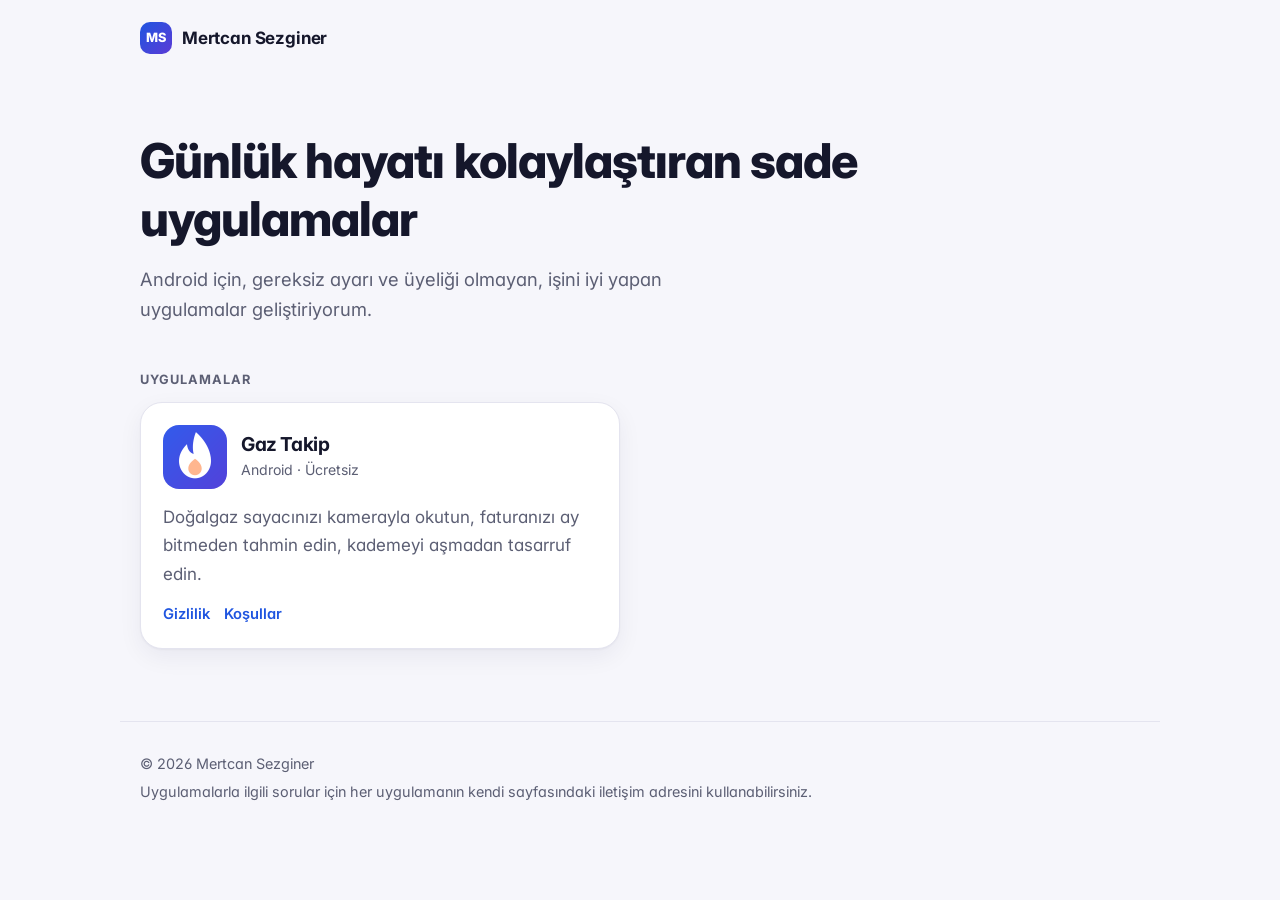
<file: index.html>
<!doctype html>
<html lang="tr">
<head>
<meta charset="utf-8">
<meta name="viewport" content="width=device-width, initial-scale=1">
<title>Mertcan Sezginer · Uygulamalar</title>
<meta name="description" content="Mertcan Sezginer'in Android uygulamaları. Her uygulamanın tanıtımı, gizlilik politikası ve kullanım koşulları.">
<link rel="icon" href="/assets/simge.png">
<link rel="preload" href="/assets/inter.woff2" as="font" type="font/woff2" crossorigin>
<link rel="stylesheet" href="/assets/style.css">
</head>
<body>
<header class="wrap top">
  <a class="brand" href="/"><span class="monogram" aria-hidden="true">MS</span><span class="name">Mertcan Sezginer</span></a>
</header>

<main class="wrap">
  <section class="intro">
    <h1>Günlük hayatı kolaylaştıran sade uygulamalar</h1>
    <p class="lead">Android için, gereksiz ayarı ve üyeliği olmayan, işini iyi yapan uygulamalar geliştiriyorum.</p>
  </section>

  <p class="eyebrow">Uygulamalar</p>
  <!-- One .app-card per application; its pages live under /<app>/. -->
  <div class="apps">
    <article class="app-card">
      <div class="head">
        <img src="/assets/simge.png" alt="">
        <div>
          <h3><a href="/gaztakip/">Gaz Takip</a></h3>
          <p class="kind">Android · Ücretsiz</p>
        </div>
      </div>
      <p class="what">Doğalgaz sayacınızı kamerayla okutun, faturanızı ay bitmeden tahmin edin, kademeyi aşmadan tasarruf edin.</p>
      <div class="more">
        <a href="/gaztakip/gizlilik/">Gizlilik</a>
        <a href="/gaztakip/kosullar/">Koşullar</a>
      </div>
    </article>
  </div>
</main>

<footer class="wrap">
  <p>© 2026 Mertcan Sezginer</p>
  <p>Uygulamalarla ilgili sorular için her uygulamanın kendi sayfasındaki iletişim adresini kullanabilirsiniz.</p>
</footer>
</body>
</html>
</file>
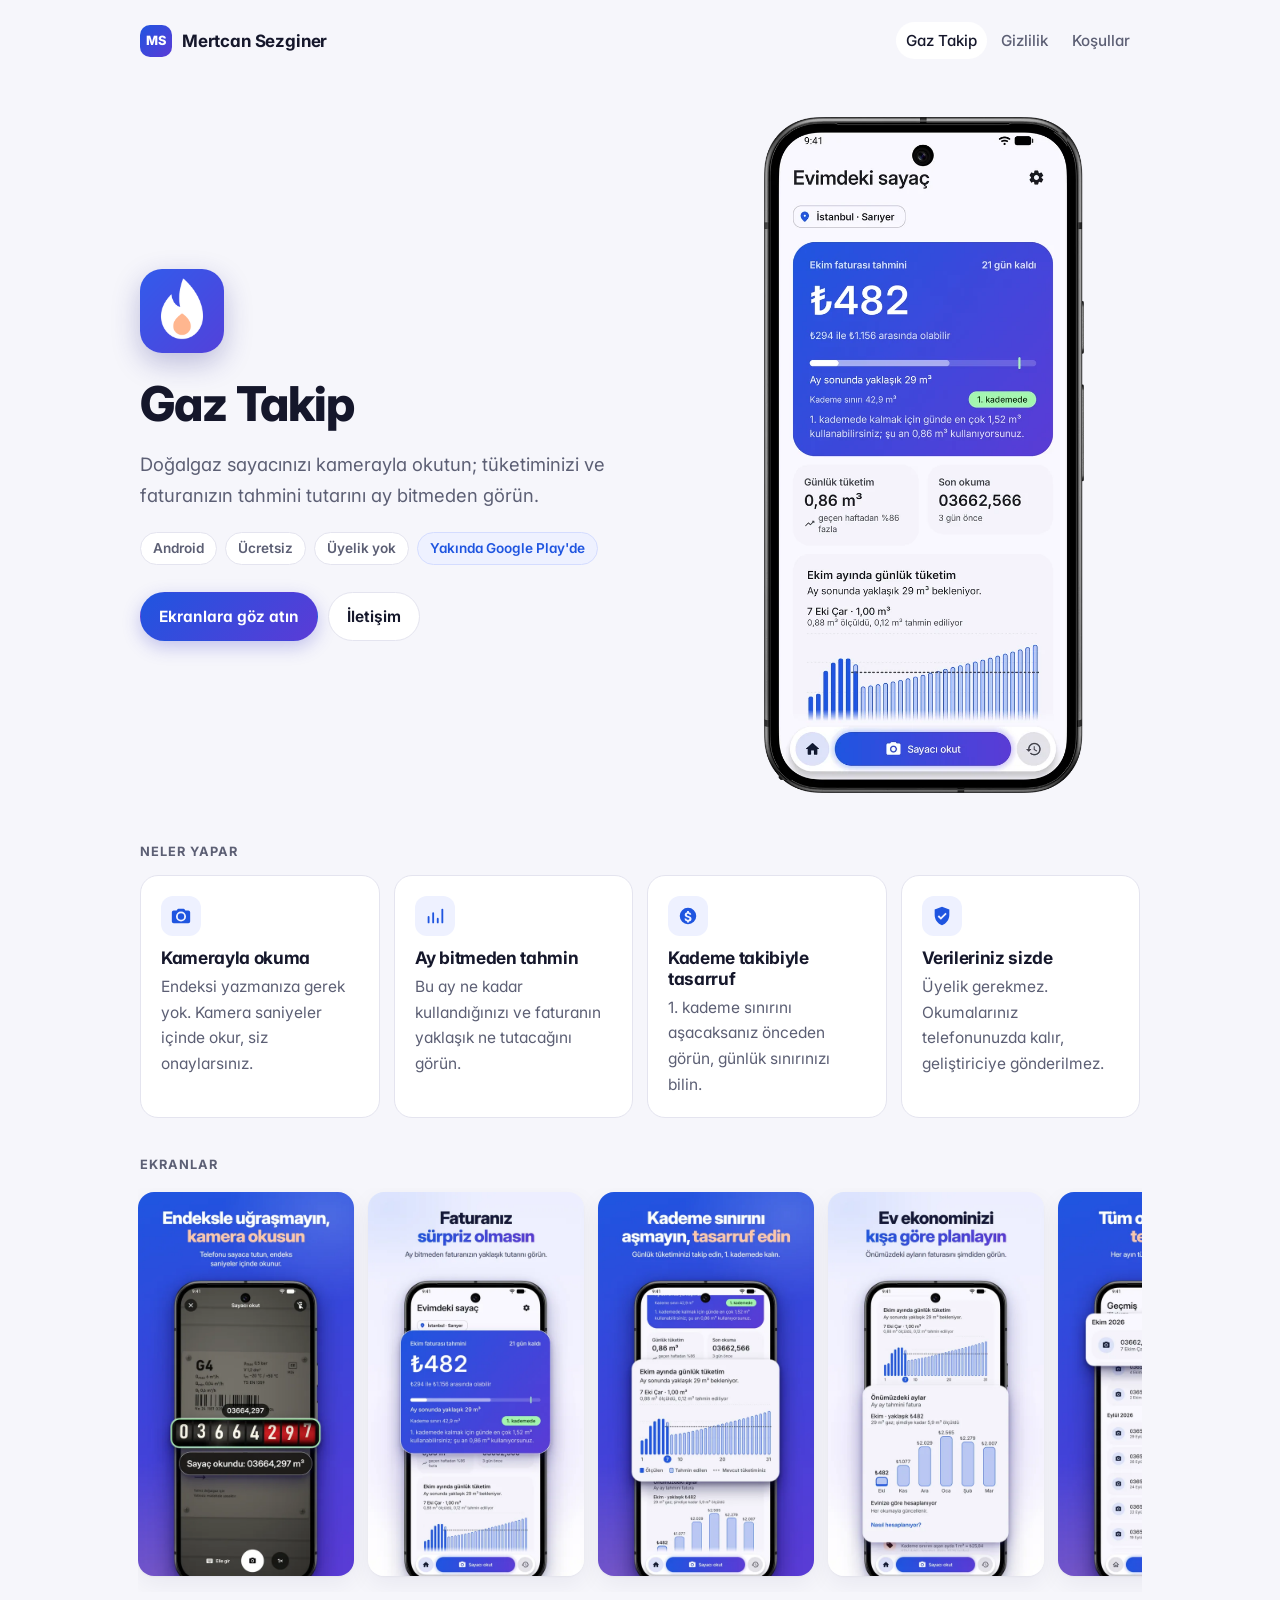
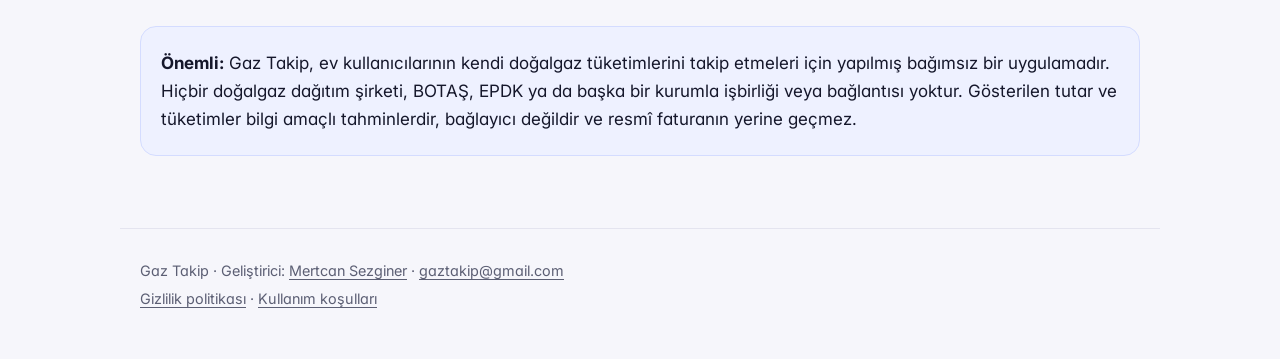
<file: gaztakip/index.html>
<!doctype html>
<html lang="tr">
<head>
<meta charset="utf-8">
<meta name="viewport" content="width=device-width, initial-scale=1">
<title>Gaz Takip · Doğalgaz faturanızı önceden görün</title>
<meta name="description" content="Gaz Takip: doğalgaz sayacınızı kamerayla okutun, tüketiminizi ve tahmini faturanızı ay bitmeden görün, kademeyi aşmadan tasarruf edin.">
<link rel="icon" href="/assets/simge.png">
<link rel="preload" href="/assets/inter.woff2" as="font" type="font/woff2" crossorigin>
<link rel="stylesheet" href="/assets/style.css">
<script src="/assets/eposta.js" defer></script>
</head>
<body>
<header class="wrap top">
  <a class="brand" href="/"><span class="monogram" aria-hidden="true">MS</span><span class="name">Mertcan Sezginer</span></a>
  <nav class="nav" aria-label="Gaz Takip">
    <a href="/gaztakip/" aria-current="page">Gaz Takip</a>
    <a href="/gaztakip/gizlilik/">Gizlilik</a>
    <a href="/gaztakip/kosullar/">Koşullar</a>
  </nav>
</header>

<main class="wrap">
  <section class="hero">
    <div>
      <img class="icon" src="/assets/simge.png" alt="Gaz Takip simgesi">
      <h1>Gaz Takip</h1>
      <p class="lead">Doğalgaz sayacınızı kamerayla okutun; tüketiminizi ve faturanızın tahmini tutarını ay bitmeden görün.</p>
      <!-- At launch, swap "Yakında Google Play'de" for the Play link (docs/store/yayin-kontrol-listesi.md). -->
      <ul class="pills">
        <li>Android</li>
        <li>Ücretsiz</li>
        <li>Üyelik yok</li>
        <li class="soon">Yakında Google Play'de</li>
      </ul>
      <div class="buttons">
        <a class="button primary" href="#ekranlar">Ekranlara göz atın</a>
        <a class="button eposta" data-k="pikatzag" data-a="moc.liamg" data-label="1">İletişim</a>
      </div>
    </div>
    <img class="phone" src="/assets/gaztakip/telefon.webp" width="600" height="1268"
         alt="Gaz Takip ana sayfası: Ekim faturası tahmini, kademe durumu ve günlük tüketim">
  </section>

  <p class="eyebrow">Neler yapar</p>
  <div class="features">
    <div class="feature">
      <div class="symbol"><svg viewBox="0 0 24 24" fill="currentColor" aria-hidden="true"><path d="M12 9a3.5 3.5 0 1 0 0 7 3.5 3.5 0 0 0 0-7Zm8-3h-3.2l-1.2-1.6A1 1 0 0 0 14.8 4H9.2a1 1 0 0 0-.8.4L7.2 6H4a2 2 0 0 0-2 2v10a2 2 0 0 0 2 2h16a2 2 0 0 0 2-2V8a2 2 0 0 0-2-2Zm-8 12a5.5 5.5 0 1 1 0-11 5.5 5.5 0 0 1 0 11Z"/></svg></div>
      <h3>Kamerayla okuma</h3>
      <p>Endeksi yazmanıza gerek yok. Kamera saniyeler içinde okur, siz onaylarsınız.</p>
    </div>
    <div class="feature">
      <div class="symbol"><svg viewBox="0 0 24 24" fill="currentColor" aria-hidden="true"><path d="M5 20a1 1 0 0 1-1-1v-6a1 1 0 1 1 2 0v6a1 1 0 0 1-1 1Zm5 0a1 1 0 0 1-1-1V9a1 1 0 1 1 2 0v10a1 1 0 0 1-1 1Zm5 0a1 1 0 0 1-1-1v-4a1 1 0 1 1 2 0v4a1 1 0 0 1-1 1Zm5 0a1 1 0 0 1-1-1V5a1 1 0 1 1 2 0v14a1 1 0 0 1-1 1Z"/></svg></div>
      <h3>Ay bitmeden tahmin</h3>
      <p>Bu ay ne kadar kullandığınızı ve faturanın yaklaşık ne tutacağını görün.</p>
    </div>
    <div class="feature">
      <div class="symbol"><svg viewBox="0 0 24 24" fill="currentColor" aria-hidden="true"><path d="M12 3a9 9 0 1 0 9 9 9 9 0 0 0-9-9Zm1 14.9V19h-2v-1.1a3.5 3.5 0 0 1-2.9-3.2h2a1.6 1.6 0 0 0 1.8 1.4c1 0 1.6-.5 1.6-1.2s-.6-1-2-1.4c-1.9-.5-3.1-1.2-3.1-2.9a2.9 2.9 0 0 1 2.6-2.8V6.6h2v1.2a3.1 3.1 0 0 1 2.6 2.9h-2a1.3 1.3 0 0 0-1.5-1.1c-.9 0-1.4.4-1.4 1s.6.9 1.9 1.3c2 .5 3.2 1.3 3.2 3a3 3 0 0 1-2.8 3Z"/></svg></div>
      <h3>Kademe takibiyle tasarruf</h3>
      <p>1. kademe sınırını aşacaksanız önceden görün, günlük sınırınızı bilin.</p>
    </div>
    <div class="feature">
      <div class="symbol"><svg viewBox="0 0 24 24" fill="currentColor" aria-hidden="true"><path d="M12 2 4 5v6c0 5 3.4 9.7 8 11 4.6-1.3 8-6 8-11V5l-8-3Zm-1.2 14.2-3.5-3.5 1.4-1.4 2.1 2.1 4.9-4.9 1.4 1.4-6.3 6.3Z"/></svg></div>
      <h3>Verileriniz sizde</h3>
      <p>Üyelik gerekmez. Okumalarınız telefonunuzda kalır, geliştiriciye gönderilmez.</p>
    </div>
  </div>

  <p class="eyebrow" id="ekranlar">Ekranlar</p>
  <div class="shots" tabindex="0" aria-label="Gaz Takip ekran görüntüleri">
    <img src="/assets/gaztakip/ekran-1.webp" width="540" height="960" loading="lazy" alt="Kamera sayacın endeksini okuyor">
    <img src="/assets/gaztakip/ekran-2.webp" width="540" height="960" loading="lazy" alt="Ay bitmeden fatura tahmini">
    <img src="/assets/gaztakip/ekran-3.webp" width="540" height="960" loading="lazy" alt="Gün gün tüketim ve kademe sınırı">
    <img src="/assets/gaztakip/ekran-4.webp" width="540" height="960" loading="lazy" alt="Önümüzdeki ayların tahmini faturası">
    <img src="/assets/gaztakip/ekran-5.webp" width="540" height="960" loading="lazy" alt="Bütün okumalar ve her ayın tüketimi">
    <img src="/assets/gaztakip/ekran-6.webp" width="540" height="960" loading="lazy" alt="Üyeliksiz başlangıç ekranı">
  </div>

  <div class="note">
    <p><strong>Önemli:</strong> Gaz Takip, ev kullanıcılarının kendi doğalgaz tüketimlerini takip etmeleri için
    yapılmış bağımsız bir uygulamadır. Hiçbir doğalgaz dağıtım şirketi, BOTAŞ, EPDK ya da başka bir kurumla
    işbirliği veya bağlantısı yoktur. Gösterilen tutar ve tüketimler bilgi amaçlı tahminlerdir, bağlayıcı
    değildir ve resmî faturanın yerine geçmez.</p>
  </div>
</main>

<footer class="wrap">
  <p>Gaz Takip · Geliştirici: <a href="/">Mertcan Sezginer</a> · <a class="eposta" data-k="pikatzag" data-a="moc.liamg">gaztakip [at] gmail.com</a></p>
  <p><a href="/gaztakip/gizlilik/">Gizlilik politikası</a> · <a href="/gaztakip/kosullar/">Kullanım koşulları</a></p>
</footer>
</body>
</html>
</file>
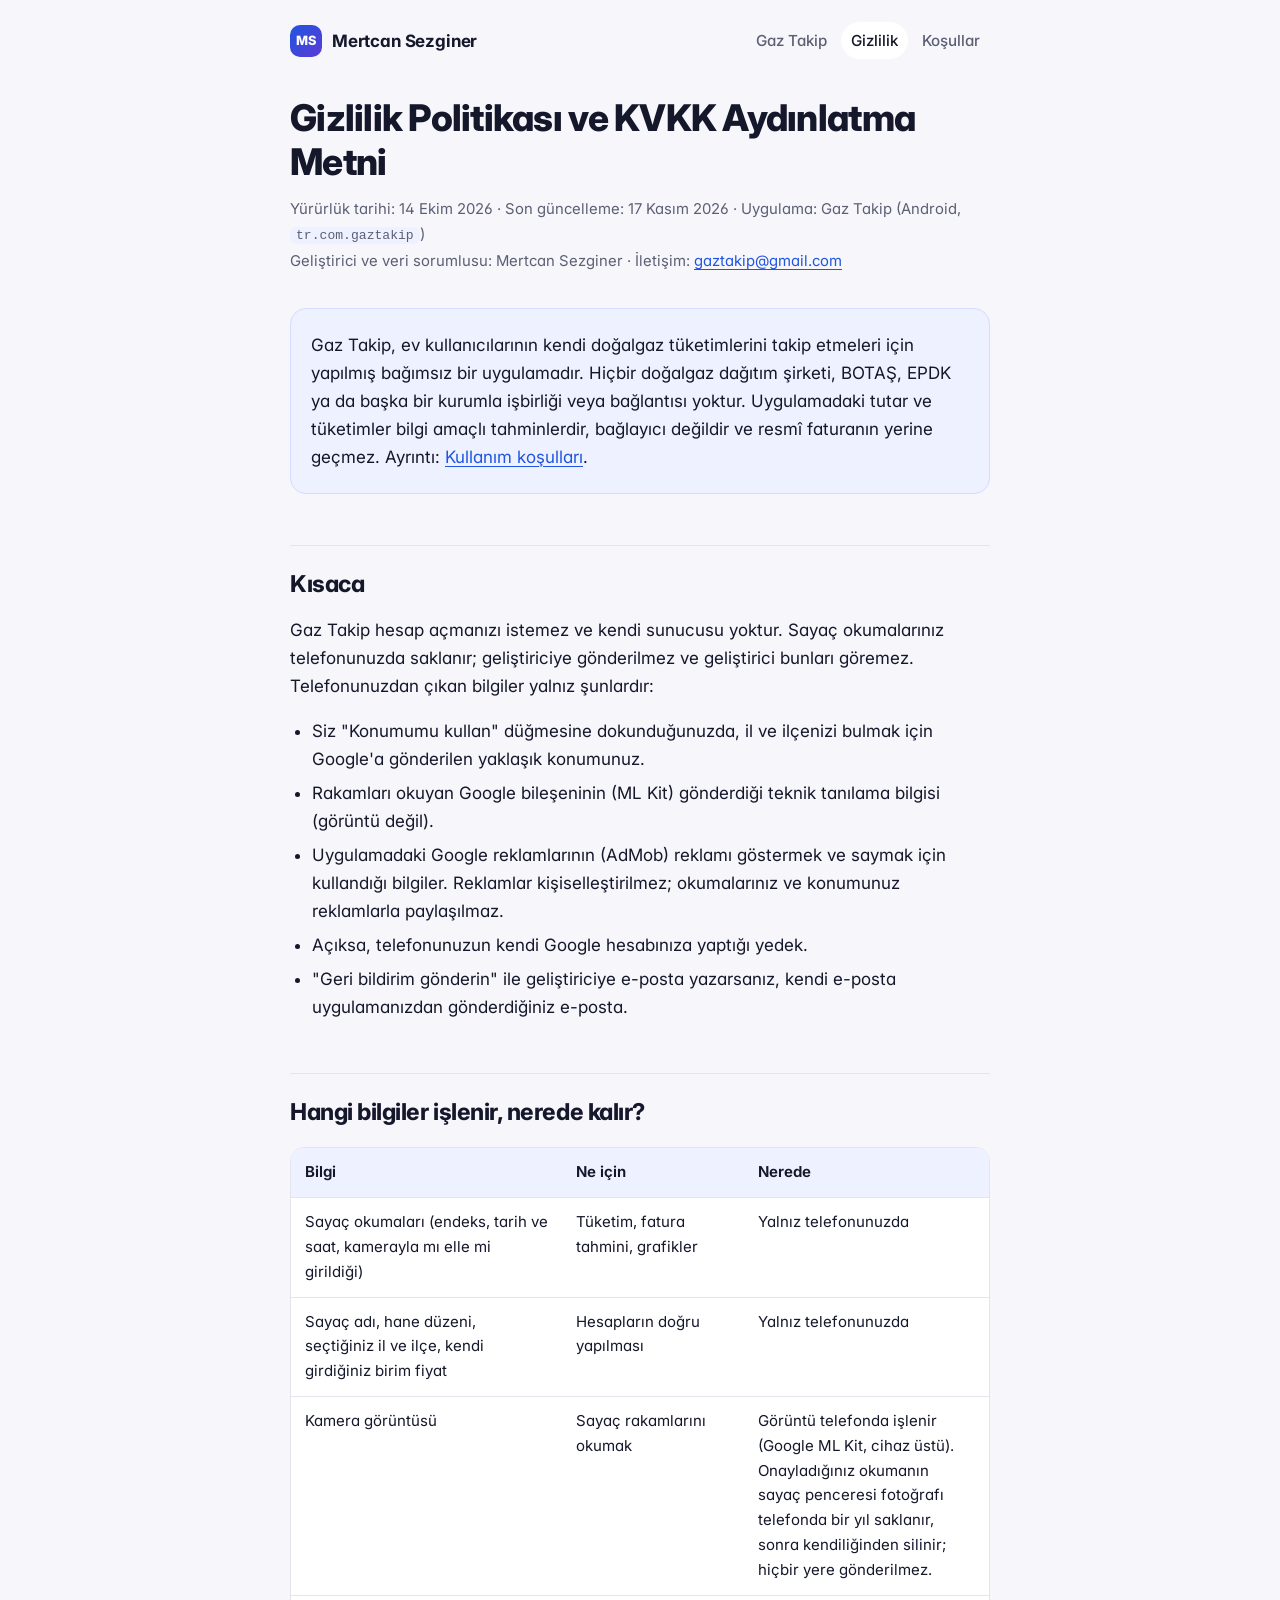
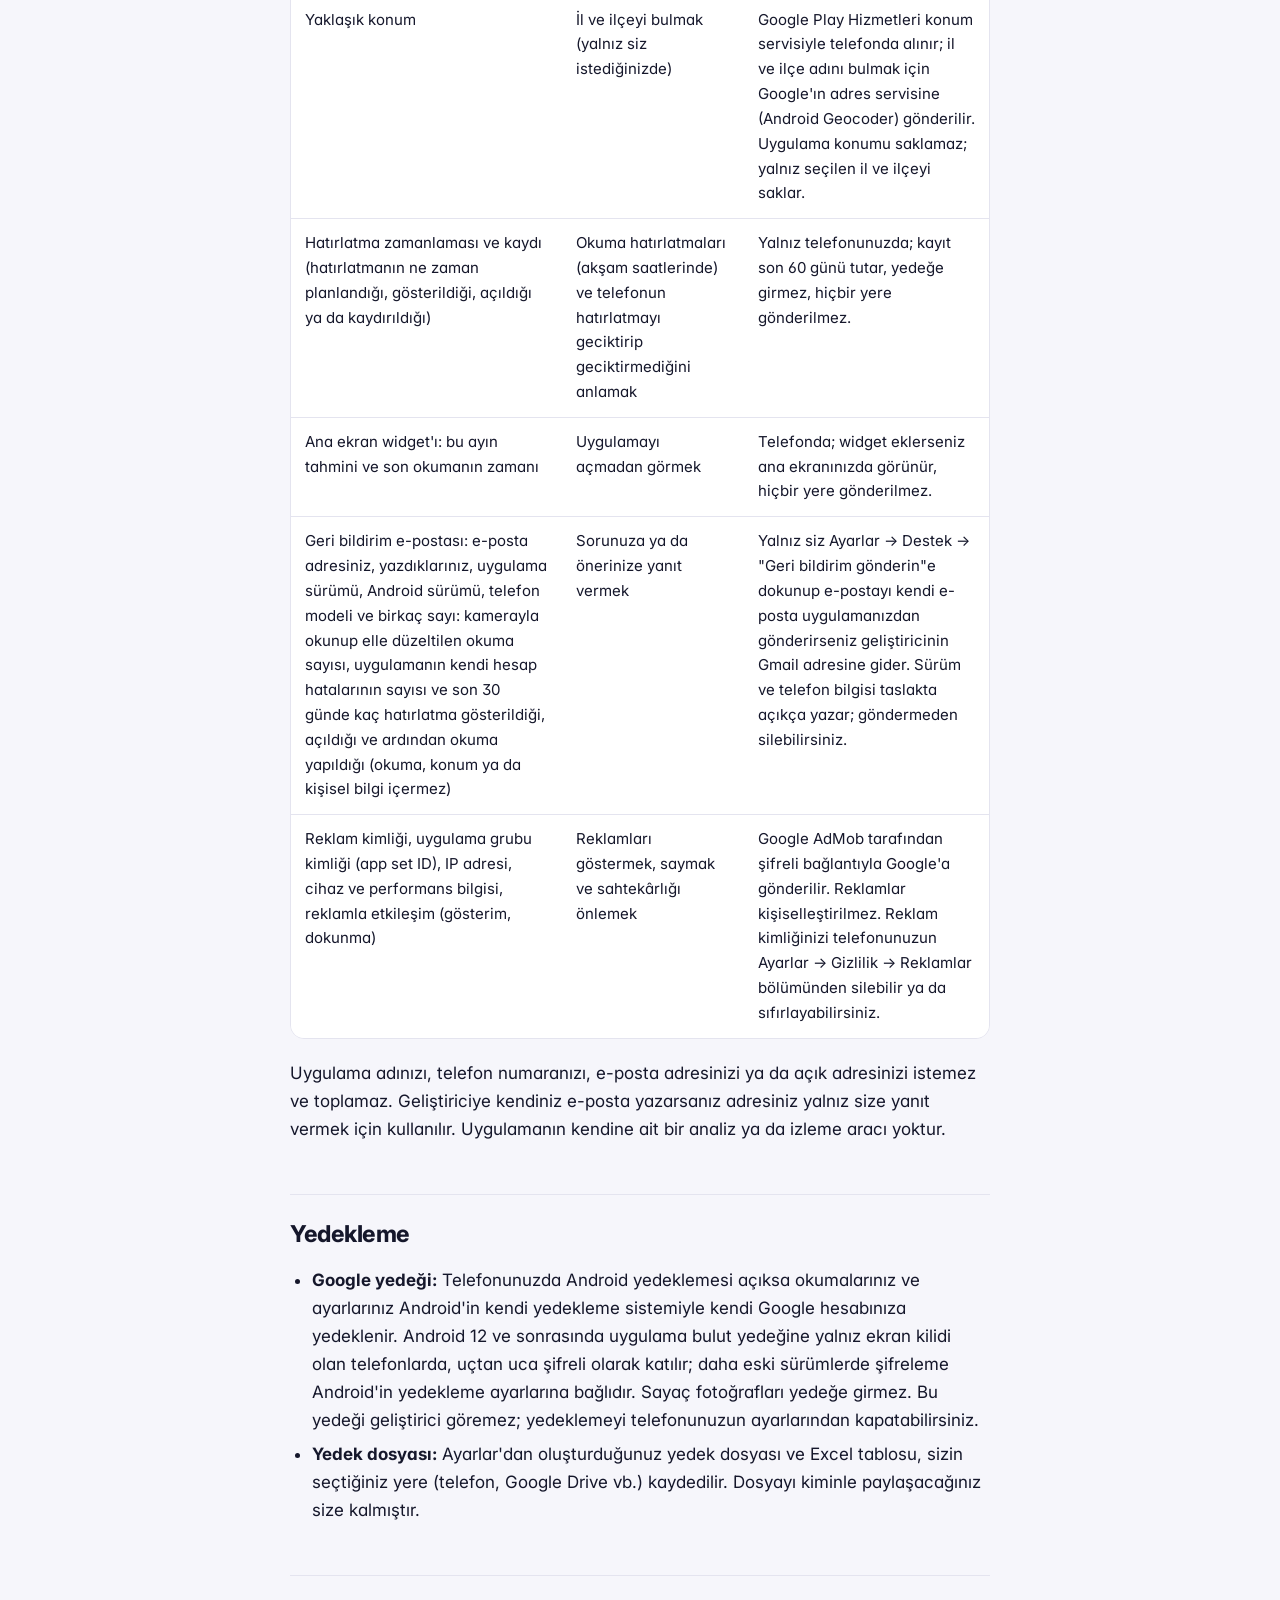
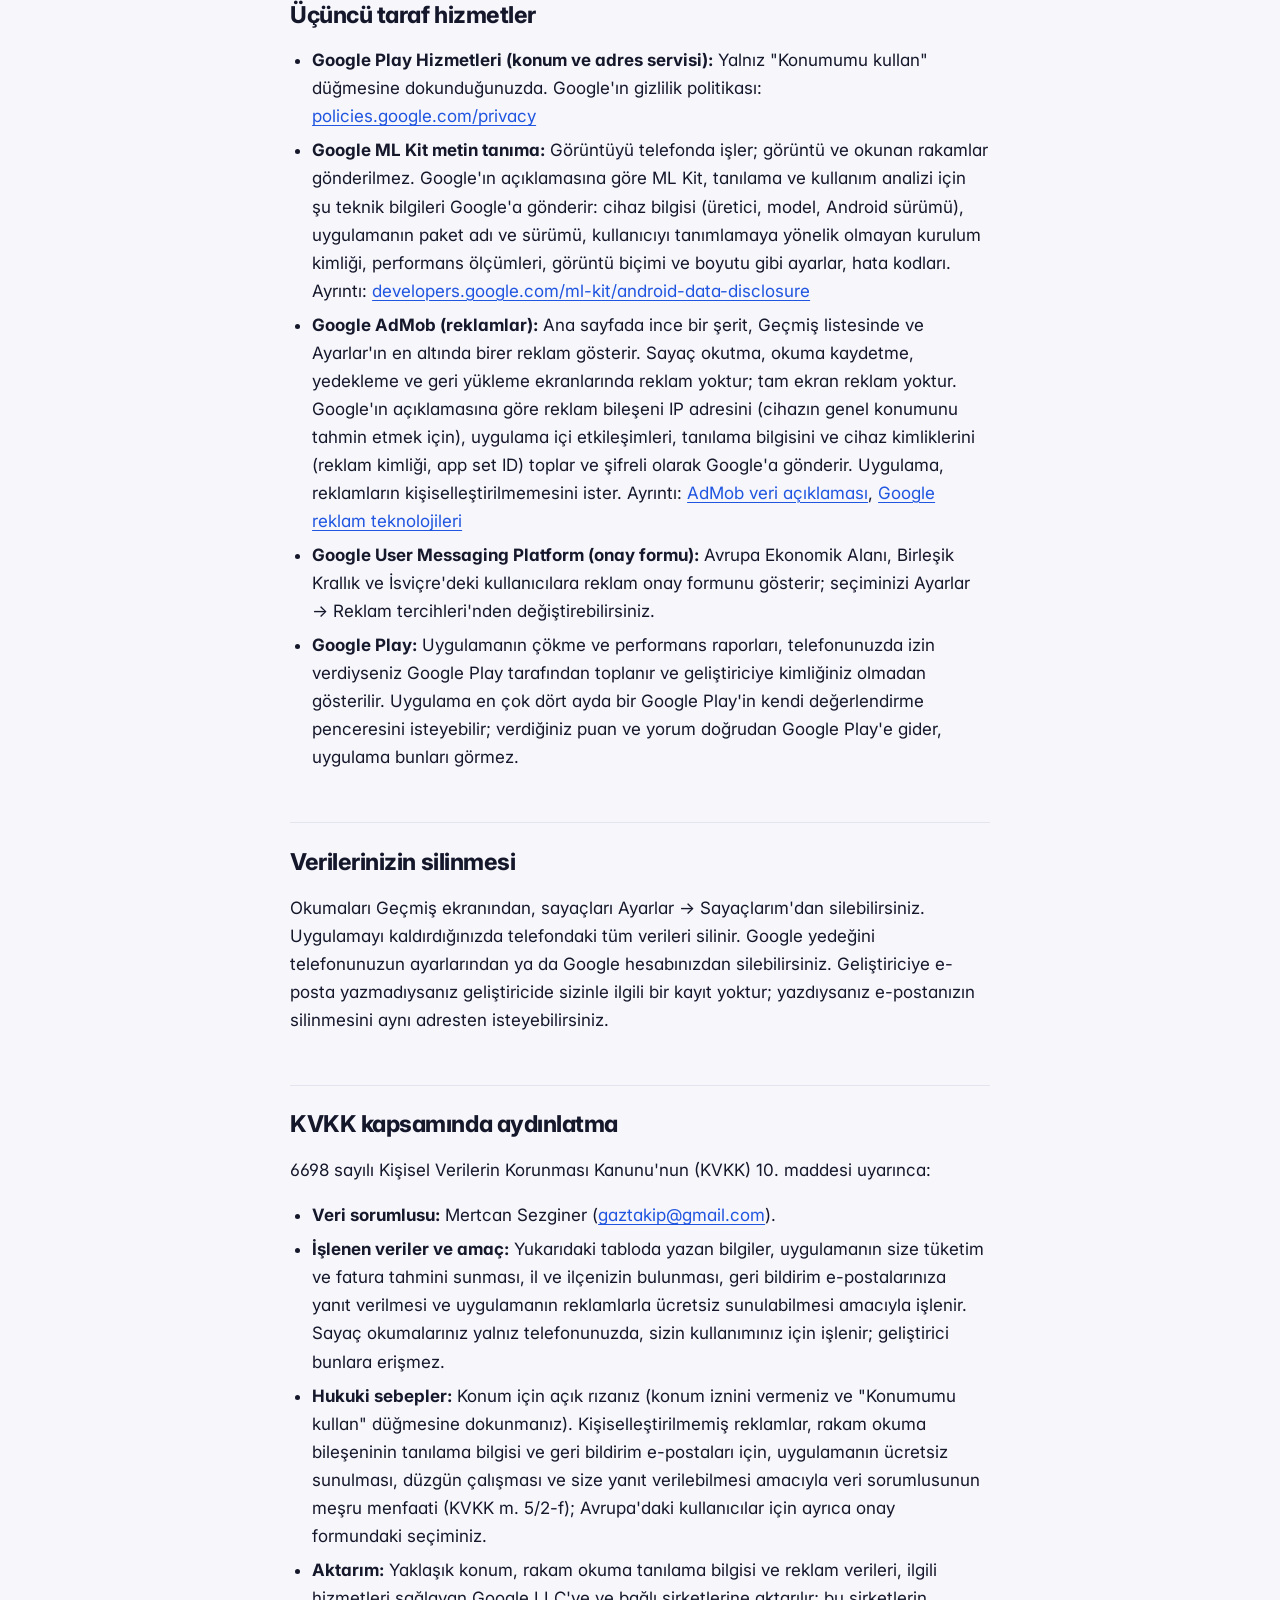
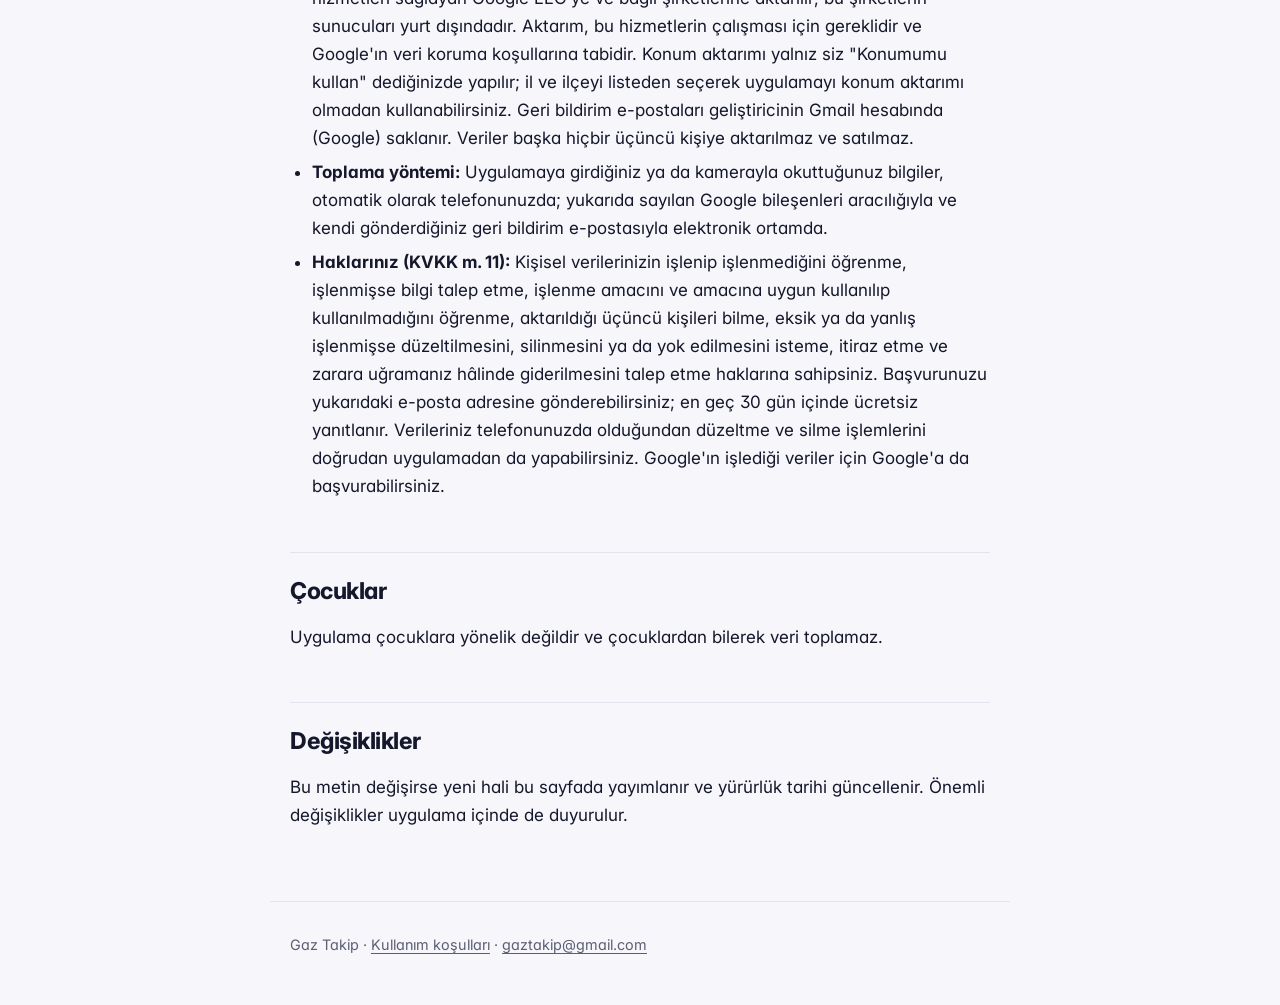
<file: gaztakip/gizlilik/index.html>
<!doctype html>
<html lang="tr">
<head>
<meta charset="utf-8">
<meta name="viewport" content="width=device-width, initial-scale=1">
<title>Gizlilik Politikası · Gaz Takip</title>
<meta name="description" content="Gaz Takip gizlilik politikası ve KVKK aydınlatma metni.">
<link rel="icon" href="/assets/simge.png">
<link rel="preload" href="/assets/inter.woff2" as="font" type="font/woff2" crossorigin>
<link rel="stylesheet" href="/assets/style.css">
<script src="/assets/eposta.js" defer></script>
</head>
<body>
<header class="wrap reading top">
  <a class="brand" href="/"><span class="monogram" aria-hidden="true">MS</span><span class="name">Mertcan Sezginer</span></a>
  <nav class="nav" aria-label="Gaz Takip">
    <a href="/gaztakip/">Gaz Takip</a>
    <a href="/gaztakip/gizlilik/" aria-current="page">Gizlilik</a>
    <a href="/gaztakip/kosullar/">Koşullar</a>
  </nav>
</header>
<main class="wrap reading legal">
  <h1>Gizlilik Politikası ve KVKK Aydınlatma Metni</h1>
  <p class="meta">Yürürlük tarihi: 14 Ekim 2026 · Son güncelleme: 17 Kasım 2026 · Uygulama: Gaz Takip (Android, <code>tr.com.gaztakip</code>)</p>
  <p class="meta">Geliştirici ve veri sorumlusu: Mertcan Sezginer · İletişim:
    <a class="eposta" data-k="pikatzag" data-a="moc.liamg">gaztakip [at] gmail.com</a></p>

  <div class="note">
    <p>Gaz Takip, ev kullanıcılarının kendi doğalgaz tüketimlerini takip etmeleri için yapılmış bağımsız bir
    uygulamadır. Hiçbir doğalgaz dağıtım şirketi, BOTAŞ, EPDK ya da başka bir kurumla işbirliği veya bağlantısı
    yoktur. Uygulamadaki tutar ve tüketimler bilgi amaçlı tahminlerdir, bağlayıcı değildir ve resmî faturanın
    yerine geçmez. Ayrıntı: <a href="/gaztakip/kosullar/">Kullanım koşulları</a>.</p>
  </div>

  <h2>Kısaca</h2>
  <p>Gaz Takip hesap açmanızı istemez ve kendi sunucusu yoktur. Sayaç okumalarınız telefonunuzda saklanır;
  geliştiriciye gönderilmez ve geliştirici bunları göremez. Telefonunuzdan çıkan bilgiler yalnız şunlardır:</p>
  <ul>
    <li>Siz "Konumumu kullan" düğmesine dokunduğunuzda, il ve ilçenizi bulmak için Google'a gönderilen yaklaşık konumunuz.</li>
    <li>Rakamları okuyan Google bileşeninin (ML Kit) gönderdiği teknik tanılama bilgisi (görüntü değil).</li>
    <li>Uygulamadaki Google reklamlarının (AdMob) reklamı göstermek ve saymak için kullandığı bilgiler. Reklamlar
    kişiselleştirilmez; okumalarınız ve konumunuz reklamlarla paylaşılmaz.</li>
    <li>Açıksa, telefonunuzun kendi Google hesabınıza yaptığı yedek.</li>
    <li>"Geri bildirim gönderin" ile geliştiriciye e-posta yazarsanız, kendi e-posta uygulamanızdan gönderdiğiniz
    e-posta.</li>
  </ul>

  <h2>Hangi bilgiler işlenir, nerede kalır?</h2>
  <div class="table-wrap">
  <table>
    <tr class="head"><th>Bilgi</th><th>Ne için</th><th>Nerede</th></tr>
    <tr><td data-label="Bilgi">Sayaç okumaları (endeks, tarih ve saat, kamerayla mı elle mi girildiği)</td><td data-label="Ne için">Tüketim, fatura tahmini, grafikler</td><td data-label="Nerede">Yalnız telefonunuzda</td></tr>
    <tr><td data-label="Bilgi">Sayaç adı, hane düzeni, seçtiğiniz il ve ilçe, kendi girdiğiniz birim fiyat</td><td data-label="Ne için">Hesapların doğru yapılması</td><td data-label="Nerede">Yalnız telefonunuzda</td></tr>
    <tr><td data-label="Bilgi">Kamera görüntüsü</td><td data-label="Ne için">Sayaç rakamlarını okumak</td><td data-label="Nerede">Görüntü telefonda işlenir (Google ML Kit, cihaz üstü). Onayladığınız okumanın sayaç penceresi fotoğrafı telefonda bir yıl saklanır, sonra kendiliğinden silinir; hiçbir yere gönderilmez.</td></tr>
    <tr><td data-label="Bilgi">Yaklaşık konum</td><td data-label="Ne için">İl ve ilçeyi bulmak (yalnız siz istediğinizde)</td><td data-label="Nerede">Google Play Hizmetleri konum servisiyle telefonda alınır; il ve ilçe adını bulmak için Google'ın adres servisine (Android Geocoder) gönderilir. Uygulama konumu saklamaz; yalnız seçilen il ve ilçeyi saklar.</td></tr>
    <tr><td data-label="Bilgi">Hatırlatma zamanlaması ve kaydı (hatırlatmanın ne zaman planlandığı, gösterildiği, açıldığı ya da kaydırıldığı)</td><td data-label="Ne için">Okuma hatırlatmaları (akşam saatlerinde) ve telefonun hatırlatmayı geciktirip geciktirmediğini anlamak</td><td data-label="Nerede">Yalnız telefonunuzda; kayıt son 60 günü tutar, yedeğe girmez, hiçbir yere gönderilmez.</td></tr>
    <tr><td data-label="Bilgi">Ana ekran widget'ı: bu ayın tahmini ve son okumanın zamanı</td><td data-label="Ne için">Uygulamayı açmadan görmek</td><td data-label="Nerede">Telefonda; widget eklerseniz ana ekranınızda görünür, hiçbir yere gönderilmez.</td></tr>
    <tr><td data-label="Bilgi">Geri bildirim e-postası: e-posta adresiniz, yazdıklarınız, uygulama sürümü, Android sürümü, telefon modeli ve birkaç sayı: kamerayla okunup elle düzeltilen okuma sayısı, uygulamanın kendi hesap hatalarının sayısı ve son 30 günde kaç hatırlatma gösterildiği, açıldığı ve ardından okuma yapıldığı (okuma, konum ya da kişisel bilgi içermez)</td><td data-label="Ne için">Sorunuza ya da önerinize yanıt vermek</td><td data-label="Nerede">Yalnız siz Ayarlar → Destek → "Geri bildirim gönderin"e dokunup e-postayı kendi e-posta uygulamanızdan gönderirseniz geliştiricinin Gmail adresine gider. Sürüm ve telefon bilgisi taslakta açıkça yazar; göndermeden silebilirsiniz.</td></tr>
    <tr><td data-label="Bilgi">Reklam kimliği, uygulama grubu kimliği (app set ID), IP adresi, cihaz ve performans bilgisi, reklamla etkileşim (gösterim, dokunma)</td><td data-label="Ne için">Reklamları göstermek, saymak ve sahtekârlığı önlemek</td><td data-label="Nerede">Google AdMob tarafından şifreli bağlantıyla Google'a gönderilir. Reklamlar kişiselleştirilmez. Reklam kimliğinizi telefonunuzun Ayarlar → Gizlilik → Reklamlar bölümünden silebilir ya da sıfırlayabilirsiniz.</td></tr>
  </table>
  </div>
  <p>Uygulama adınızı, telefon numaranızı, e-posta adresinizi ya da açık adresinizi istemez ve toplamaz.
  Geliştiriciye kendiniz e-posta yazarsanız adresiniz yalnız size yanıt vermek için kullanılır.
  Uygulamanın kendine ait bir analiz ya da izleme aracı yoktur.</p>

  <h2>Yedekleme</h2>
  <ul>
    <li><strong>Google yedeği:</strong> Telefonunuzda Android yedeklemesi açıksa okumalarınız ve ayarlarınız
    Android'in kendi yedekleme sistemiyle kendi Google hesabınıza yedeklenir. Android 12 ve sonrasında uygulama
    bulut yedeğine yalnız ekran kilidi olan telefonlarda, uçtan uca şifreli olarak katılır; daha eski sürümlerde
    şifreleme Android'in yedekleme ayarlarına bağlıdır. Sayaç fotoğrafları yedeğe girmez. Bu yedeği geliştirici
    göremez; yedeklemeyi telefonunuzun ayarlarından kapatabilirsiniz.</li>
    <li><strong>Yedek dosyası:</strong> Ayarlar'dan oluşturduğunuz yedek dosyası ve Excel tablosu, sizin
    seçtiğiniz yere (telefon, Google Drive vb.) kaydedilir. Dosyayı kiminle paylaşacağınız size kalmıştır.</li>
  </ul>

  <h2>Üçüncü taraf hizmetler</h2>
  <ul>
    <li><strong>Google Play Hizmetleri (konum ve adres servisi):</strong> Yalnız "Konumumu kullan" düğmesine
    dokunduğunuzda. Google'ın gizlilik politikası: <a href="https://policies.google.com/privacy">policies.google.com/privacy</a></li>
    <li><strong>Google ML Kit metin tanıma:</strong> Görüntüyü telefonda işler; görüntü ve okunan rakamlar
    gönderilmez. Google'ın açıklamasına göre ML Kit, tanılama ve kullanım analizi için şu teknik bilgileri Google'a
    gönderir: cihaz bilgisi (üretici, model, Android sürümü), uygulamanın paket adı ve sürümü, kullanıcıyı
    tanımlamaya yönelik olmayan kurulum kimliği, performans ölçümleri, görüntü biçimi ve boyutu gibi ayarlar, hata
    kodları. Ayrıntı: <a href="https://developers.google.com/ml-kit/android-data-disclosure">developers.google.com/ml-kit/android-data-disclosure</a></li>
    <li><strong>Google AdMob (reklamlar):</strong> Ana sayfada ince bir şerit, Geçmiş listesinde ve Ayarlar'ın en
    altında birer reklam gösterir. Sayaç okutma, okuma kaydetme, yedekleme ve geri yükleme ekranlarında reklam
    yoktur; tam ekran reklam yoktur. Google'ın açıklamasına göre reklam bileşeni IP adresini (cihazın genel
    konumunu tahmin etmek için), uygulama içi etkileşimleri, tanılama bilgisini ve cihaz kimliklerini (reklam
    kimliği, app set ID) toplar ve şifreli olarak Google'a gönderir. Uygulama, reklamların kişiselleştirilmemesini
    ister. Ayrıntı: <a href="https://developers.google.com/admob/android/next-gen/privacy/play-data-disclosure">AdMob veri açıklaması</a>,
    <a href="https://policies.google.com/technologies/ads">Google reklam teknolojileri</a></li>
    <li><strong>Google User Messaging Platform (onay formu):</strong> Avrupa Ekonomik Alanı, Birleşik Krallık ve
    İsviçre'deki kullanıcılara reklam onay formunu gösterir; seçiminizi Ayarlar → Reklam tercihleri'nden
    değiştirebilirsiniz.</li>
    <li><strong>Google Play:</strong> Uygulamanın çökme ve performans raporları, telefonunuzda izin verdiyseniz
    Google Play tarafından toplanır ve geliştiriciye kimliğiniz olmadan gösterilir. Uygulama en çok dört ayda bir Google
    Play'in kendi değerlendirme penceresini isteyebilir; verdiğiniz puan ve yorum doğrudan Google Play'e gider, uygulama
    bunları görmez.</li>
  </ul>

  <h2>Verilerinizin silinmesi</h2>
  <p>Okumaları Geçmiş ekranından, sayaçları Ayarlar → Sayaçlarım'dan silebilirsiniz. Uygulamayı kaldırdığınızda
  telefondaki tüm verileri silinir. Google yedeğini telefonunuzun ayarlarından ya da Google hesabınızdan
  silebilirsiniz. Geliştiriciye e-posta yazmadıysanız geliştiricide sizinle ilgili bir kayıt yoktur; yazdıysanız
  e-postanızın silinmesini aynı adresten isteyebilirsiniz.</p>

  <h2>KVKK kapsamında aydınlatma</h2>
  <p>6698 sayılı Kişisel Verilerin Korunması Kanunu'nun (KVKK) 10. maddesi uyarınca:</p>
  <ul>
    <li><strong>Veri sorumlusu:</strong> Mertcan Sezginer (<a class="eposta" data-k="pikatzag" data-a="moc.liamg">gaztakip [at] gmail.com</a>).</li>
    <li><strong>İşlenen veriler ve amaç:</strong> Yukarıdaki tabloda yazan bilgiler, uygulamanın size tüketim ve
    fatura tahmini sunması, il ve ilçenizin bulunması, geri bildirim e-postalarınıza yanıt verilmesi ve uygulamanın
    reklamlarla ücretsiz sunulabilmesi amacıyla işlenir. Sayaç okumalarınız yalnız telefonunuzda, sizin kullanımınız için işlenir; geliştirici bunlara erişmez.</li>
    <li><strong>Hukuki sebepler:</strong> Konum için açık rızanız (konum iznini vermeniz ve "Konumumu kullan"
    düğmesine dokunmanız). Kişiselleştirilmemiş reklamlar, rakam okuma bileşeninin tanılama bilgisi ve geri bildirim
    e-postaları için, uygulamanın ücretsiz sunulması, düzgün çalışması ve size yanıt verilebilmesi amacıyla veri
    sorumlusunun meşru menfaati (KVKK m. 5/2-f);
    Avrupa'daki kullanıcılar için ayrıca onay formundaki seçiminiz.</li>
    <li><strong>Aktarım:</strong> Yaklaşık konum, rakam okuma tanılama bilgisi ve reklam verileri, ilgili hizmetleri
    sağlayan Google LLC'ye ve bağlı şirketlerine aktarılır; bu şirketlerin sunucuları yurt dışındadır. Aktarım, bu
    hizmetlerin çalışması için gereklidir ve Google'ın veri koruma koşullarına tabidir. Konum aktarımı yalnız siz
    "Konumumu kullan" dediğinizde yapılır; il ve ilçeyi listeden seçerek uygulamayı konum aktarımı olmadan
    kullanabilirsiniz. Geri bildirim e-postaları geliştiricinin Gmail hesabında (Google) saklanır. Veriler başka hiçbir
    üçüncü kişiye aktarılmaz ve satılmaz.</li>
    <li><strong>Toplama yöntemi:</strong> Uygulamaya girdiğiniz ya da kamerayla okuttuğunuz bilgiler, otomatik
    olarak telefonunuzda; yukarıda sayılan Google bileşenleri aracılığıyla ve kendi gönderdiğiniz geri bildirim
    e-postasıyla elektronik ortamda.</li>
    <li><strong>Haklarınız (KVKK m. 11):</strong> Kişisel verilerinizin işlenip işlenmediğini öğrenme, işlenmişse
    bilgi talep etme, işlenme amacını ve amacına uygun kullanılıp kullanılmadığını öğrenme, aktarıldığı üçüncü
    kişileri bilme, eksik ya da yanlış işlenmişse düzeltilmesini, silinmesini ya da yok edilmesini isteme, itiraz
    etme ve zarara uğramanız hâlinde giderilmesini talep etme haklarına sahipsiniz. Başvurunuzu yukarıdaki e-posta
    adresine gönderebilirsiniz; en geç 30 gün içinde ücretsiz yanıtlanır. Verileriniz telefonunuzda olduğundan
    düzeltme ve silme işlemlerini doğrudan uygulamadan da yapabilirsiniz. Google'ın işlediği veriler için
    Google'a da başvurabilirsiniz.</li>
  </ul>

  <h2>Çocuklar</h2>
  <p>Uygulama çocuklara yönelik değildir ve çocuklardan bilerek veri toplamaz.</p>

  <h2>Değişiklikler</h2>
  <p>Bu metin değişirse yeni hali bu sayfada yayımlanır ve yürürlük tarihi güncellenir. Önemli değişiklikler
  uygulama içinde de duyurulur.</p>
</main>
<footer class="wrap reading">
  <p>Gaz Takip · <a href="/gaztakip/kosullar/">Kullanım koşulları</a> · <a class="eposta" data-k="pikatzag" data-a="moc.liamg">gaztakip [at] gmail.com</a></p>
</footer>
</body>
</html>
</file>
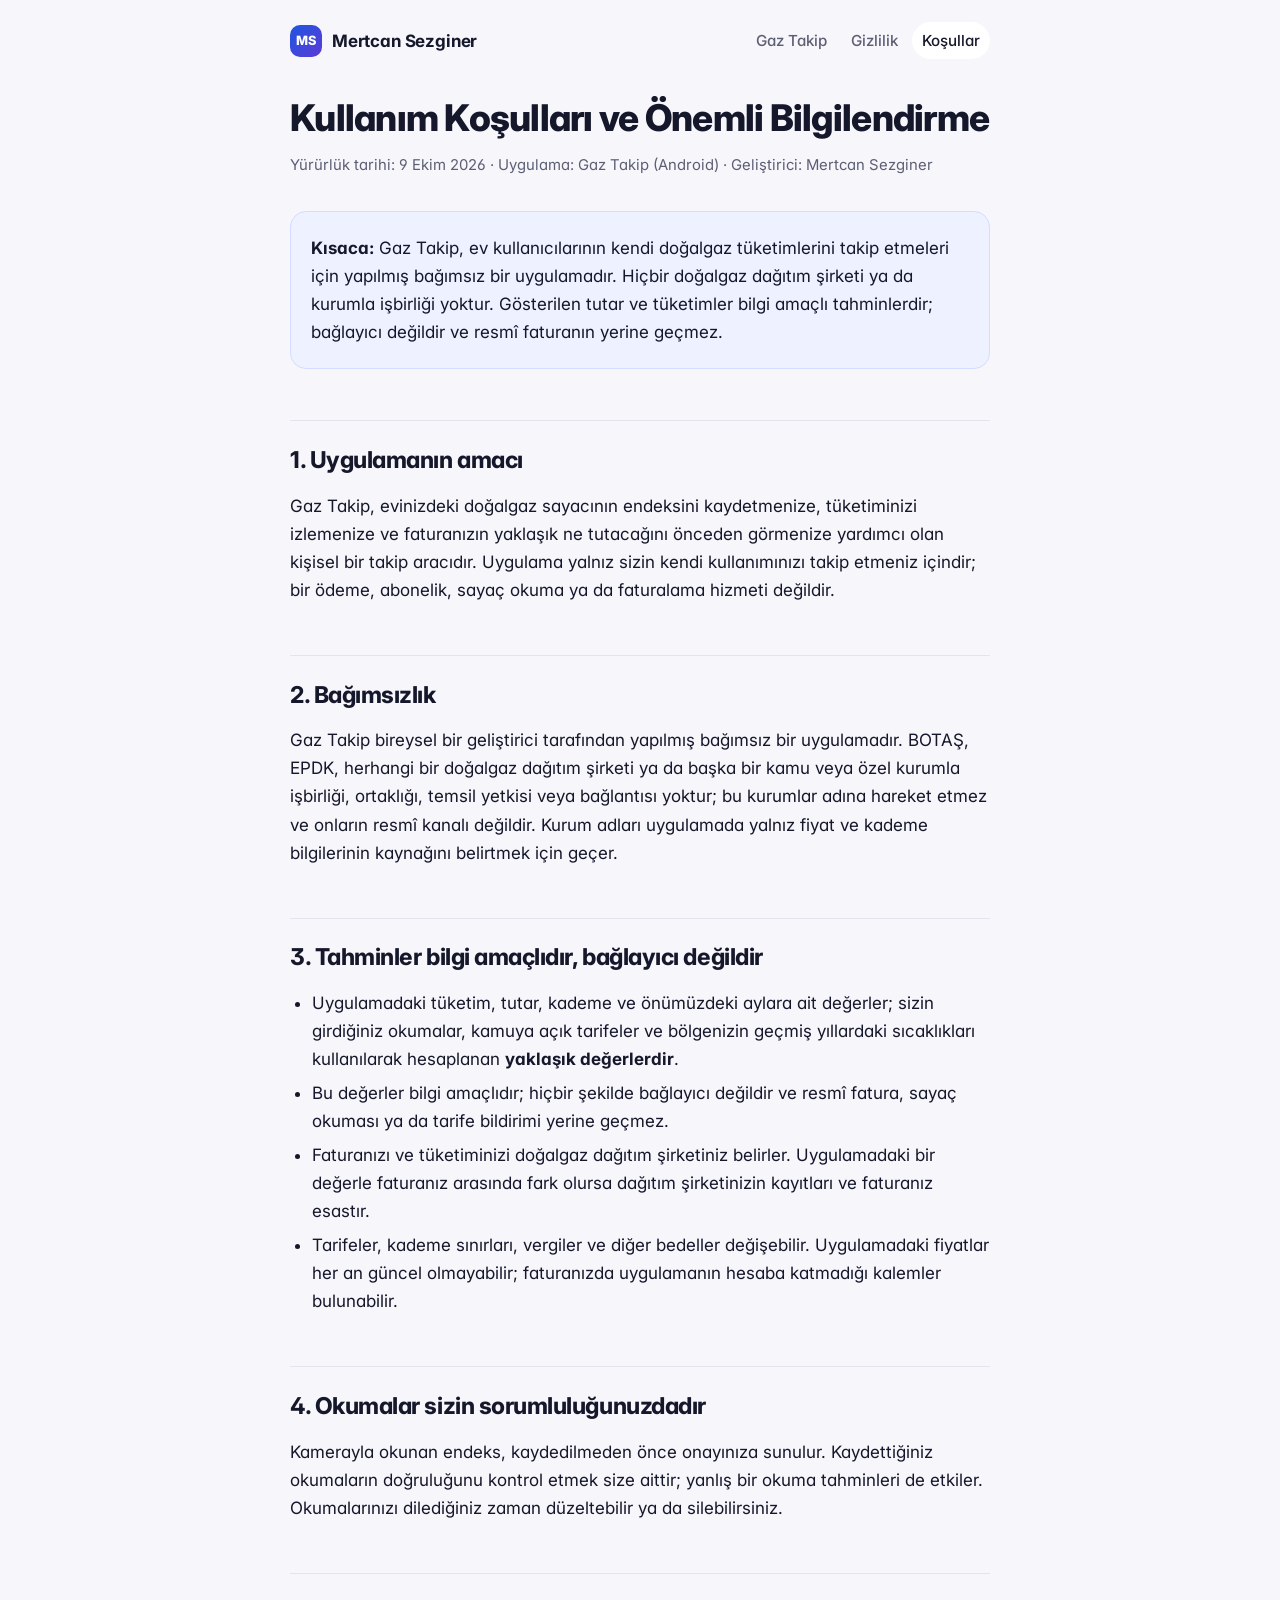
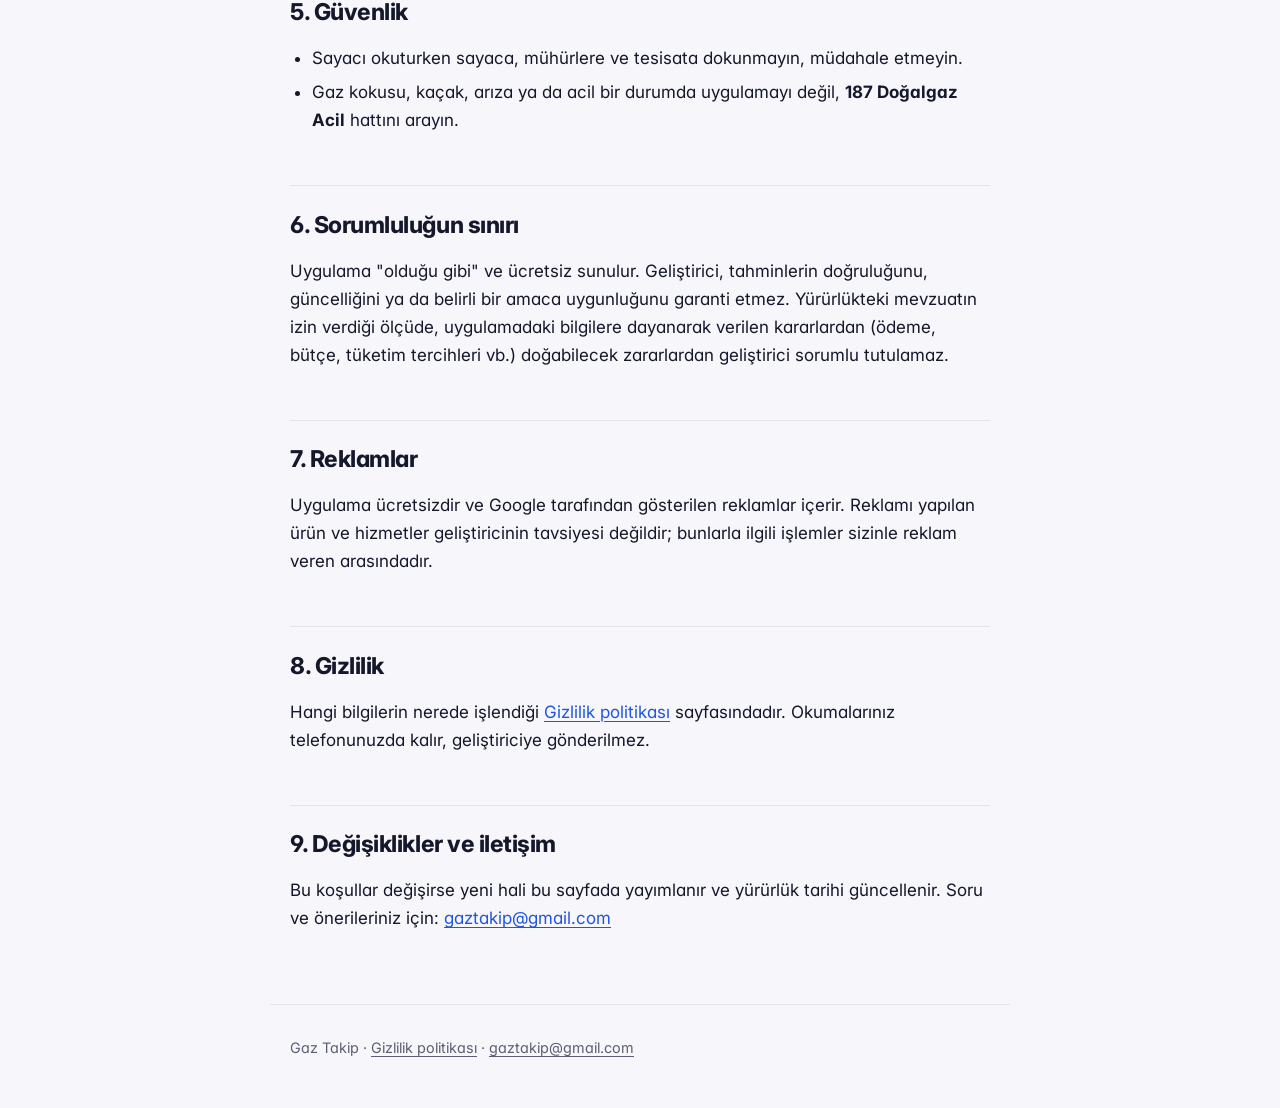
<file: gaztakip/kosullar/index.html>
<!doctype html>
<html lang="tr">
<head>
<meta charset="utf-8">
<meta name="viewport" content="width=device-width, initial-scale=1">
<title>Kullanım Koşulları · Gaz Takip</title>
<meta name="description" content="Gaz Takip kullanım koşulları ve önemli bilgilendirme: bağımsız uygulama, bilgi amaçlı tahminler.">
<link rel="icon" href="/assets/simge.png">
<link rel="preload" href="/assets/inter.woff2" as="font" type="font/woff2" crossorigin>
<link rel="stylesheet" href="/assets/style.css">
<script src="/assets/eposta.js" defer></script>
</head>
<body>
<header class="wrap reading top">
  <a class="brand" href="/"><span class="monogram" aria-hidden="true">MS</span><span class="name">Mertcan Sezginer</span></a>
  <nav class="nav" aria-label="Gaz Takip">
    <a href="/gaztakip/">Gaz Takip</a>
    <a href="/gaztakip/gizlilik/">Gizlilik</a>
    <a href="/gaztakip/kosullar/" aria-current="page">Koşullar</a>
  </nav>
</header>
<main class="wrap reading legal">
  <h1>Kullanım Koşulları ve Önemli Bilgilendirme</h1>
  <p class="meta">Yürürlük tarihi: 9 Ekim 2026 · Uygulama: Gaz Takip (Android) · Geliştirici: Mertcan Sezginer</p>

  <div class="note">
    <p><strong>Kısaca:</strong> Gaz Takip, ev kullanıcılarının kendi doğalgaz tüketimlerini takip etmeleri için
    yapılmış bağımsız bir uygulamadır. Hiçbir doğalgaz dağıtım şirketi ya da kurumla işbirliği yoktur. Gösterilen
    tutar ve tüketimler bilgi amaçlı tahminlerdir; bağlayıcı değildir ve resmî faturanın yerine geçmez.</p>
  </div>

  <h2>1. Uygulamanın amacı</h2>
  <p>Gaz Takip, evinizdeki doğalgaz sayacının endeksini kaydetmenize, tüketiminizi izlemenize ve faturanızın
  yaklaşık ne tutacağını önceden görmenize yardımcı olan kişisel bir takip aracıdır. Uygulama yalnız sizin
  kendi kullanımınızı takip etmeniz içindir; bir ödeme, abonelik, sayaç okuma ya da faturalama hizmeti değildir.</p>

  <h2>2. Bağımsızlık</h2>
  <p>Gaz Takip bireysel bir geliştirici tarafından yapılmış bağımsız bir uygulamadır. BOTAŞ, EPDK, herhangi bir
  doğalgaz dağıtım şirketi ya da başka bir kamu veya özel kurumla işbirliği, ortaklığı, temsil yetkisi veya
  bağlantısı yoktur; bu kurumlar adına hareket etmez ve onların resmî kanalı değildir. Kurum adları uygulamada
  yalnız fiyat ve kademe bilgilerinin kaynağını belirtmek için geçer.</p>

  <h2>3. Tahminler bilgi amaçlıdır, bağlayıcı değildir</h2>
  <ul>
    <li>Uygulamadaki tüketim, tutar, kademe ve önümüzdeki aylara ait değerler; sizin girdiğiniz okumalar, kamuya
    açık tarifeler ve bölgenizin geçmiş yıllardaki sıcaklıkları kullanılarak hesaplanan <strong>yaklaşık
    değerlerdir</strong>.</li>
    <li>Bu değerler bilgi amaçlıdır; hiçbir şekilde bağlayıcı değildir ve resmî fatura, sayaç okuması ya da tarife
    bildirimi yerine geçmez.</li>
    <li>Faturanızı ve tüketiminizi doğalgaz dağıtım şirketiniz belirler. Uygulamadaki bir değerle faturanız
    arasında fark olursa dağıtım şirketinizin kayıtları ve faturanız esastır.</li>
    <li>Tarifeler, kademe sınırları, vergiler ve diğer bedeller değişebilir. Uygulamadaki fiyatlar her an güncel
    olmayabilir; faturanızda uygulamanın hesaba katmadığı kalemler bulunabilir.</li>
  </ul>

  <h2>4. Okumalar sizin sorumluluğunuzdadır</h2>
  <p>Kamerayla okunan endeks, kaydedilmeden önce onayınıza sunulur. Kaydettiğiniz okumaların doğruluğunu
  kontrol etmek size aittir; yanlış bir okuma tahminleri de etkiler. Okumalarınızı dilediğiniz zaman
  düzeltebilir ya da silebilirsiniz.</p>

  <h2>5. Güvenlik</h2>
  <ul>
    <li>Sayacı okuturken sayaca, mühürlere ve tesisata dokunmayın, müdahale etmeyin.</li>
    <li>Gaz kokusu, kaçak, arıza ya da acil bir durumda uygulamayı değil, <strong>187 Doğalgaz Acil</strong>
    hattını arayın.</li>
  </ul>

  <h2>6. Sorumluluğun sınırı</h2>
  <p>Uygulama "olduğu gibi" ve ücretsiz sunulur. Geliştirici, tahminlerin doğruluğunu, güncelliğini ya da belirli
  bir amaca uygunluğunu garanti etmez. Yürürlükteki mevzuatın izin verdiği ölçüde, uygulamadaki bilgilere
  dayanarak verilen kararlardan (ödeme, bütçe, tüketim tercihleri vb.) doğabilecek zararlardan geliştirici
  sorumlu tutulamaz.</p>

  <h2>7. Reklamlar</h2>
  <p>Uygulama ücretsizdir ve Google tarafından gösterilen reklamlar içerir. Reklamı yapılan ürün ve hizmetler
  geliştiricinin tavsiyesi değildir; bunlarla ilgili işlemler sizinle reklam veren arasındadır.</p>

  <h2>8. Gizlilik</h2>
  <p>Hangi bilgilerin nerede işlendiği <a href="/gaztakip/gizlilik/">Gizlilik politikası</a> sayfasındadır.
  Okumalarınız telefonunuzda kalır, geliştiriciye gönderilmez.</p>

  <h2>9. Değişiklikler ve iletişim</h2>
  <p>Bu koşullar değişirse yeni hali bu sayfada yayımlanır ve yürürlük tarihi güncellenir. Soru ve önerileriniz
  için: <a class="eposta" data-k="pikatzag" data-a="moc.liamg">gaztakip [at] gmail.com</a></p>
</main>
<footer class="wrap reading">
  <p>Gaz Takip · <a href="/gaztakip/gizlilik/">Gizlilik politikası</a> · <a class="eposta" data-k="pikatzag" data-a="moc.liamg">gaztakip [at] gmail.com</a></p>
</footer>
</body>
</html>
</file>
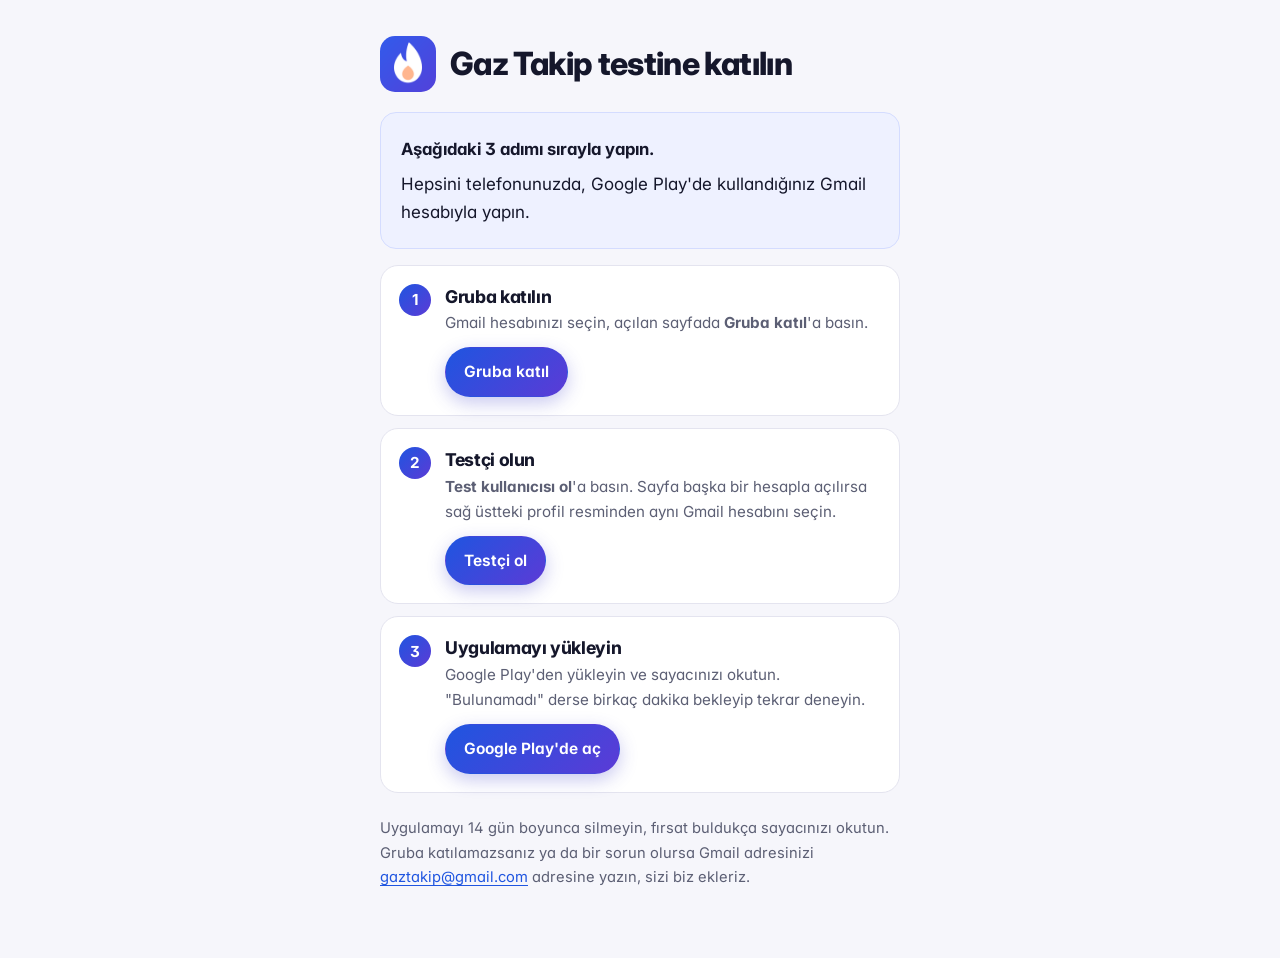
<file: gaztakip/test/index.html>
<!doctype html>
<html lang="tr">
<head>
<meta charset="utf-8">
<meta name="viewport" content="width=device-width, initial-scale=1">
<title>Gaz Takip testine katılın</title>
<meta name="description" content="Gaz Takip'in Google Play testine üç adımda katılın.">
<meta name="robots" content="noindex">
<link rel="icon" href="/assets/simge.png">
<link rel="preload" href="/assets/inter.woff2" as="font" type="font/woff2" crossorigin>
<link rel="stylesheet" href="/assets/style.css?v=3">
<script src="/assets/eposta.js" defer></script>
</head>
<body>
<main class="wrap join">
  <div class="join-head">
    <img src="/assets/simge.png" width="56" height="56" alt="">
    <h1>Gaz Takip testine katılın</h1>
  </div>
  <div class="note start">
    <p><strong>Aşağıdaki 3 adımı sırayla yapın.</strong></p>
    <p>Hepsini telefonunuzda, Google Play'de kullandığınız Gmail hesabıyla yapın.</p>
  </div>

  <ol class="steps">
    <li>
      <h2>Gruba katılın</h2>
      <p>Gmail hesabınızı seçin, açılan sayfada <strong>Gruba katıl</strong>'a basın.</p>
      <a class="button primary" href="https://accounts.google.com/AccountChooser?continue=https%3A%2F%2Fgroups.google.com%2Fg%2Fgaztakip-test%2Fabout">Gruba katıl</a>
    </li>
    <li>
      <h2>Testçi olun</h2>
      <p><strong>Test kullanıcısı ol</strong>'a basın. Sayfa başka bir hesapla açılırsa sağ üstteki profil resminden
      aynı Gmail hesabını seçin.</p>
      <a class="button primary" href="https://play.google.com/apps/testing/tr.com.gaztakip">Testçi ol</a>
    </li>
    <li>
      <h2>Uygulamayı yükleyin</h2>
      <p>Google Play'den yükleyin ve sayacınızı okutun. "Bulunamadı" derse birkaç dakika bekleyip tekrar deneyin.</p>
      <a class="button primary" href="https://play.google.com/store/apps/details?id=tr.com.gaztakip">Google Play'de aç</a>
    </li>
  </ol>

  <p class="hint">Uygulamayı 14 gün boyunca silmeyin, fırsat buldukça sayacınızı okutun.
  Gruba katılamazsanız ya da bir sorun olursa Gmail adresinizi
  <a class="eposta" data-k="pikatzag" data-a="moc.liamg">gaztakip [at] gmail.com</a> adresine yazın, sizi biz ekleriz.</p>
</main>
</body>
</html>
</file>
<file: assets/style.css>
/* The developer site: the app's font (self-hosted), its brand gradient, light and dark, no third-party requests. */
@font-face {
  font-family: "Inter";
  src: url("/assets/inter.woff2") format("woff2");
  font-weight: 100 900;
  font-display: swap;
}
:root {
  --bg: #f6f6fb;
  --surface: #ffffff;
  --text: #15172b;
  --muted: #5c5f74;
  --line: #e4e4ef;
  --brand: #1f55e0;
  --brand-2: #5b3bd6;
  --warm: #ffb68f;
  --tint: #eef1ff;
  --tint-line: #d4dcff;
  --shadow: 0 1px 2px rgba(20, 22, 60, 0.04), 0 8px 24px rgba(20, 22, 60, 0.06);
  --gradient: linear-gradient(135deg, #1f55e0 0%, #5b3bd6 100%);
  color-scheme: light dark;
}
@media (prefers-color-scheme: dark) {
  :root {
    --bg: #0f1016;
    --surface: #171821;
    --text: #ececf4;
    --muted: #a7a9ba;
    --line: #2a2b37;
    --brand: #a9bbff;
    --brand-2: #c4b4ff;
    --tint: #1a1f36;
    --tint-line: #2f3a66;
    --shadow: 0 1px 2px rgba(0, 0, 0, 0.3), 0 8px 24px rgba(0, 0, 0, 0.25);
  }
}

* { box-sizing: border-box; }
html { -webkit-text-size-adjust: 100%; scroll-behavior: smooth; }
body {
  margin: 0;
  background: var(--bg);
  color: var(--text);
  font: 17px/1.65 Inter, system-ui, -apple-system, "Segoe UI", Roboto, sans-serif;
  font-feature-settings: "cv11", "ss01";
  -webkit-font-smoothing: antialiased;
}
img { max-width: 100%; height: auto; display: block; }
a { color: var(--brand); text-underline-offset: 3px; text-decoration-thickness: 1px; }
a:hover { text-decoration-thickness: 2px; }
:focus-visible { outline: 2px solid var(--brand); outline-offset: 3px; border-radius: 6px; }

.wrap { max-width: 1040px; margin: 0 auto; padding: 0 20px; }
.reading { max-width: 740px; }

/* Top bar: the brand on the left, the page's links on the right. */
.top { display: flex; align-items: center; justify-content: space-between; gap: 16px; padding-top: 22px; padding-bottom: 22px; }
.brand { display: flex; white-space: nowrap; align-items: center; gap: 10px; color: var(--text); text-decoration: none; font-weight: 700; letter-spacing: -0.01em; }
.brand img { width: 32px; height: 32px; border-radius: 9px; }
.monogram {
  width: 32px; height: 32px; border-radius: 10px; display: grid; place-items: center;
  background: var(--gradient); color: #fff; font-size: 0.8rem; font-weight: 800; letter-spacing: 0.02em;
}
.nav { display: flex; gap: 4px; flex-wrap: wrap; }
.nav a { color: var(--muted); text-decoration: none; font-size: 0.95rem; font-weight: 500; padding: 6px 10px; border-radius: 999px; }
.nav a:hover, .nav a[aria-current="page"] { color: var(--text); background: var(--surface); }

h1, h2, h3 { letter-spacing: -0.02em; line-height: 1.2; }
h1 { font-size: clamp(2rem, 5vw, 3rem); margin: 0 0 0.35em; font-weight: 800; }
h2 { font-size: 1.45rem; margin: 2.2em 0 0.5em; font-weight: 750; }
h3 { font-size: 1.08rem; margin: 0 0 0.3em; font-weight: 700; }
.lead { font-size: 1.15rem; color: var(--muted); margin: 0; max-width: 34em; }
.eyebrow { font-size: 0.8rem; font-weight: 700; letter-spacing: 0.08em; text-transform: uppercase; color: var(--muted); margin: 2.8em 0 1em; }

/* Small rounded labels and buttons. */
.pills { display: flex; flex-wrap: wrap; gap: 8px; margin: 1.3em 0 0; padding: 0; list-style: none; }
.pills li { font-size: 0.85rem; font-weight: 600; color: var(--muted); background: var(--surface); border: 1px solid var(--line); border-radius: 999px; padding: 4px 12px; margin: 0; }
.pills li.soon { color: var(--brand); border-color: var(--tint-line); background: var(--tint); }
.buttons { display: flex; flex-wrap: wrap; gap: 10px; margin: 1.6em 0 0; }
.button {
  display: inline-flex; align-items: center; gap: 8px; padding: 11px 18px; border-radius: 999px; font-weight: 650;
  font-size: 0.97rem; text-decoration: none; border: 1px solid var(--line); background: var(--surface); color: var(--text);
}
.button.primary { background: var(--gradient); color: #fff; border-color: transparent; box-shadow: 0 6px 18px rgba(60, 60, 200, 0.28); }
.button:hover { text-decoration: none; transform: translateY(-1px); }

/* Developer page. */
.intro { padding: 56px 0 8px; }
.apps { display: grid; gap: 16px; grid-template-columns: repeat(auto-fit, minmax(300px, 480px)); }
.app-card {
  position: relative; display: flex; flex-direction: column; gap: 14px; padding: 22px; border-radius: 22px;
  background: var(--surface); border: 1px solid var(--line); box-shadow: var(--shadow); transition: transform 0.15s, box-shadow 0.15s;
}
.app-card:hover { transform: translateY(-2px); box-shadow: 0 2px 4px rgba(20, 22, 60, 0.05), 0 14px 34px rgba(20, 22, 60, 0.1); }
.app-card .head { display: flex; gap: 14px; align-items: center; }
.app-card img { width: 64px; height: 64px; border-radius: 16px; }
.app-card h3 { font-size: 1.2rem; margin: 0; }
.app-card h3 a { color: var(--text); text-decoration: none; }
.app-card h3 a::after { content: ""; position: absolute; inset: 0; border-radius: 22px; } /* the whole card opens the app */
.app-card .kind { margin: 2px 0 0; font-size: 0.88rem; color: var(--muted); }
.app-card p.what { margin: 0; color: var(--muted); }
.app-card .more { position: relative; z-index: 1; display: flex; gap: 14px; font-size: 0.92rem; font-weight: 600; }
.app-card .more a { text-decoration: none; }

/* App page. */
.hero { display: grid; grid-template-columns: 1.1fr 0.9fr; gap: 40px; align-items: center; padding: 36px 0 12px; }
.hero .icon { width: 84px; height: 84px; border-radius: 22px; box-shadow: 0 10px 28px rgba(40, 40, 140, 0.28); margin-bottom: 22px; }
.hero .phone { position: relative; justify-self: center; width: min(320px, 80%); }
.hero .phone::before {
  content: ""; position: absolute; inset: 10% -18% 4%; z-index: -1; border-radius: 50%;
  background: radial-gradient(closest-side, rgba(91, 59, 214, 0.32), transparent); filter: blur(10px);
}
.features { display: grid; gap: 14px; grid-template-columns: repeat(auto-fit, minmax(220px, 1fr)); }
.feature { padding: 20px; border-radius: 18px; background: var(--surface); border: 1px solid var(--line); }
.feature .symbol { width: 40px; height: 40px; border-radius: 12px; display: grid; place-items: center; background: var(--tint); color: var(--brand); margin-bottom: 12px; }
.feature .symbol svg { width: 22px; height: 22px; }
.feature p { margin: 0; color: var(--muted); font-size: 0.97rem; }
.shots { display: flex; gap: 14px; overflow-x: auto; scroll-snap-type: x mandatory; padding: 4px 2px 16px; margin: 0 -2px; scrollbar-width: thin; }
.shots img { flex: none; width: 216px; height: auto; border-radius: 16px; scroll-snap-align: start; box-shadow: var(--shadow); }

/* Notes, legal text and tables. */
.note { background: var(--tint); border: 1px solid var(--tint-line); border-radius: 16px; padding: 16px 20px; margin: 2em 0; }
.note p { margin: 0.35em 0; }
.legal h1 { font-size: clamp(1.7rem, 4vw, 2.3rem); margin-top: 0.4em; }
.legal h2 { padding-top: 1.1em; border-top: 1px solid var(--line); }
.legal ul { padding-left: 1.3em; }
.legal li { margin: 0.35em 0; }
.meta { color: var(--muted); font-size: 0.93rem; margin: 0.2em 0; }
code { font-size: 0.88em; background: var(--tint); padding: 1px 6px; border-radius: 6px; }
.table-wrap { overflow-x: auto; margin: 1.2em 0; border-radius: 14px; border: 1px solid var(--line); }
table { border-collapse: collapse; width: 100%; min-width: 560px; font-size: 0.94rem; background: var(--surface); }
th, td { text-align: left; vertical-align: top; padding: 12px 14px; border-bottom: 1px solid var(--line); }
tr:last-child td { border-bottom: 0; }
th { background: var(--tint); font-weight: 650; }

/* The test sign-up page: three numbered steps, each with its own button. */
.join { max-width: 560px; padding-top: 36px; padding-bottom: 48px; }
.join-head { display: flex; align-items: center; gap: 14px; }
.join-head img { width: 56px; height: 56px; border-radius: 15px; flex: none; }
.join h1 { font-size: clamp(1.5rem, 6vw, 2rem); line-height: 1.2; margin: 0; }
.join .note.start { margin: 20px 0 16px; }
.note.start strong { font-size: 1.05rem; }
.hint { color: var(--muted); font-size: 0.92rem; margin: 0.6em 0 1.4em; }
.steps { list-style: none; counter-reset: step; padding: 0; margin: 0 0 1.4em; display: grid; gap: 12px; }
.steps li { counter-increment: step; position: relative; padding: 18px 18px 18px 64px; border-radius: 18px; background: var(--surface); border: 1px solid var(--line); }
.steps li::before { content: counter(step); position: absolute; left: 18px; top: 18px; width: 32px; height: 32px; border-radius: 50%; display: grid; place-items: center; background: var(--gradient); color: #fff; font-weight: 700; font-size: 0.95rem; }
.steps h2 { font-size: 1.1rem; margin: 2px 0 0.2em; }
.steps p { margin: 0 0 12px; color: var(--muted); font-size: 0.95rem; }
@media (max-width: 600px) { .steps .button { display: block; text-align: center; } }

footer.wrap { border-top: 1px solid var(--line); margin: 72px auto 0; padding-top: 26px; padding-bottom: 44px; color: var(--muted); font-size: 0.9rem; }
footer p { margin: 0.3em 0; }
footer a { color: var(--muted); }

@media (max-width: 760px) {
  body { font-size: 16px; }
  .hero { grid-template-columns: 1fr; gap: 28px; padding-top: 12px; }
  .hero .phone { width: min(280px, 78%); }
  .intro { padding-top: 32px; }
  .apps { grid-template-columns: 1fr; }
}
@media (max-width: 600px) {
  /* With the page's links beside it the name does not fit: the monogram alone, named for screen readers. */
  .top:has(.nav) .brand .name { position: absolute; width: 1px; height: 1px; overflow: hidden; clip-path: inset(50%); white-space: nowrap; }
  .nav a { padding: 6px 8px; }
  /* The table becomes one card per row, each cell with its column name. */
  .table-wrap { border: 0; border-radius: 0; }
  table { min-width: 0; background: none; }
  table, tbody, tr, td { display: block; width: 100%; }
  tr.head { display: none; }
  tr { background: var(--surface); border: 1px solid var(--line); border-radius: 14px; margin: 0 0 12px; padding: 6px 14px; }
  td { border: 0; padding: 6px 0; }
  td::before { content: attr(data-label); display: block; font-size: 0.78rem; font-weight: 700; color: var(--muted); }
}
@media (prefers-reduced-motion: reduce) {
  * { transition: none !important; scroll-behavior: auto !important; }
}
</file>
